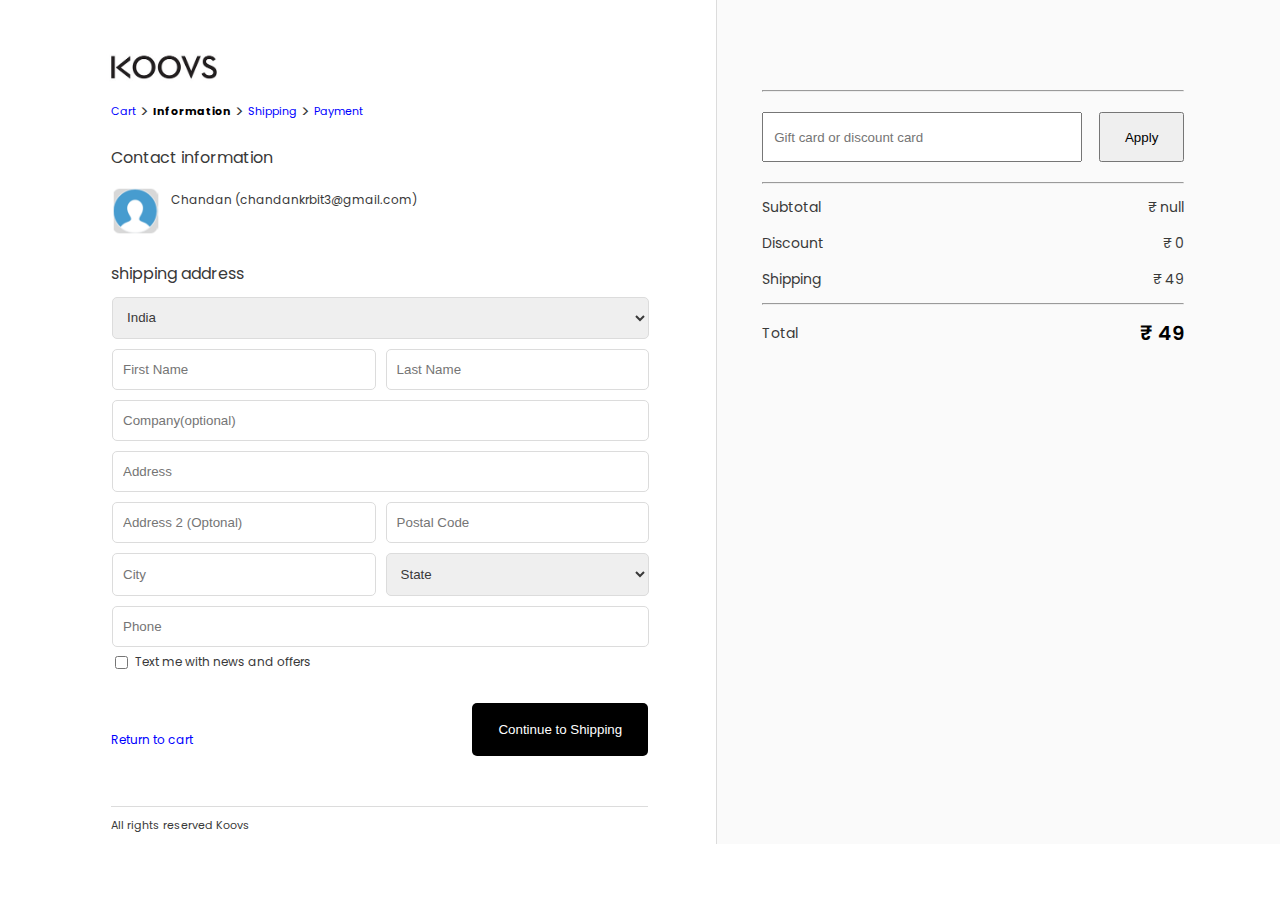
<file: checkout.html>
<!DOCTYPE html>
<html lang="en">
  <head>
    <link rel="preconnect" href="https://fonts.googleapis.com" />
    <link rel="preconnect" href="https://fonts.gstatic.com" crossorigin />
    <link
      href="https://fonts.googleapis.com/css2?family=Poppins&display=swap"
      rel="stylesheet"
    />
    <meta charset="UTF-8" />
    <meta http-equiv="X-UA-Compatible" content="IE=edge" />
    <meta name="viewport" content="width=device-width, initial-scale=1.0" />
    <title>Document</title>
    <link rel="stylesheet" href="./styles/checkout.css" />
  </head>
  <body>
    <div class="container">
      <div class="left">
        <div id="kooImg">
          <img src="./images/koovs logo.jpg" alt="logo" />
        </div>
        <div class="insidel">
          <div id="pages">
            <p>
              <a href="./cart.html">Cart</a> >
              <a href="./checkout.html"
                ><strong style="color: black">Information</strong></a
              >
              > <a href="./shipping.html">Shipping</a> >
              <a href="./payment.html">Payment</a>
            </p>
          </div>
          <p id="cont">Contact information</p>
          <div style="display: flex">
            <img
              src="./images/Screenshot (262).png"
              alt="id"
              style="width: 50px"
            />
            <span style="font-size: 12px; margin-top: 5px; margin-left: 10px"
              >Chandan (chandankrbit3@gmail.com)</span
            >
          </div>

          <div style="margin-top: 25px; margin-bottom: 10px">
            shipping address
          </div>
          <div class="bottomvar">
            <select name="" id="Email" style="grid-area: Email">
              <option value="india">India</option>
            </select>
            <input
              id="Fname"
              placeholder="First Name"
              style="grid-area: Fname"
            />
            <input
              id="Lname"
              placeholder="Last Name"
              style="grid-area: Lname"
            />
            <input
              id="comp"
              placeholder="Company(optional)"
              style="grid-area: comp"
            />
            <input
              id="Address"
              placeholder="Address"
              style="grid-area: Address"
            />
            <input
              id="Add2"
              placeholder="Address 2 (Optonal)"
              style="grid-area: Add2"
            />
            <input
              id="PC"
              placeholder="Postal Code"
              style="grid-area: PC"
              type="number"
            />
            <input id="City" placeholder="City" style="grid-area: City" />

            <select id="Region" style="grid-area: Region">
              <option value="">State</option>
              <option value="">Jharkhand</option>
              <option value="">Bihar</option>
              <option value="">Uttar Pradesh</option>
              <option value="">Chattishgard</option>
              <option value="">Odissa</option>
              <option value="">Hydrabad</option>
              <option value="">Banglore</option>
              <option value="">Goa</option>
              <option value="">Maharastra</option>
              <option value="">Gujrat</option>
              <option value="">Jammu & Kashmir</option>
              <option value="">Laddak</option>
              <option value="">Punjab</option>
              <option value="">Haryana</option>
              <option value="">Madhya prasesh</option>
            </select>
            <input
              id="Phone"
              placeholder="Phone"
              style="grid-area: Phone"
              type="number"
            />
          </div>
          <input type="checkbox" style="position: relative; top: 3px" />
          <span style="font-size: 12px">Text me with news and offers</span>
          <div id="butts">
            <a href="./cart.html"
              ><p style="position: relative; top: 30px">Return to cart</p></a
            >
            <button id="gotoship">Continue to Shipping</button>
          </div>
          <div id="reserve">
            <div>All rights reserved Koovs</div>
          </div>
        </div>
      </div>
      <div class="right">
        <div class="inside">
          <div class="prod"></div>
          <hr />
          <div id="discount">
            <input
              id="coupon-input"
              type="text"
              placeholder="Gift card or discount card"
            />
            <button id="couponBtn">Apply</button>
          </div>
          <p style="font-size: 12px" id="error"></p>
          <hr />
          <div style="display: flex; justify-content: space-between">
            <div>Subtotal</div>
            <div id="sum"></div>
          </div>
          <div style="display: flex; justify-content: space-between">
            <div>Discount</div>
            <div id="dis">₹ 0</div>
          </div>
          <div style="display: flex; justify-content: space-between">
            <div>Shipping</div>
            <div>₹ 49</div>
          </div>
          <hr />
          <div style="display: flex; justify-content: space-between">
            <div style="margin-top: 10px">Total</div>
            <div id="net"></div>
          </div>
        </div>
      </div>
    </div>
  </body>
</html>

<script src="./scripts/checkout.js"></script>
</file>
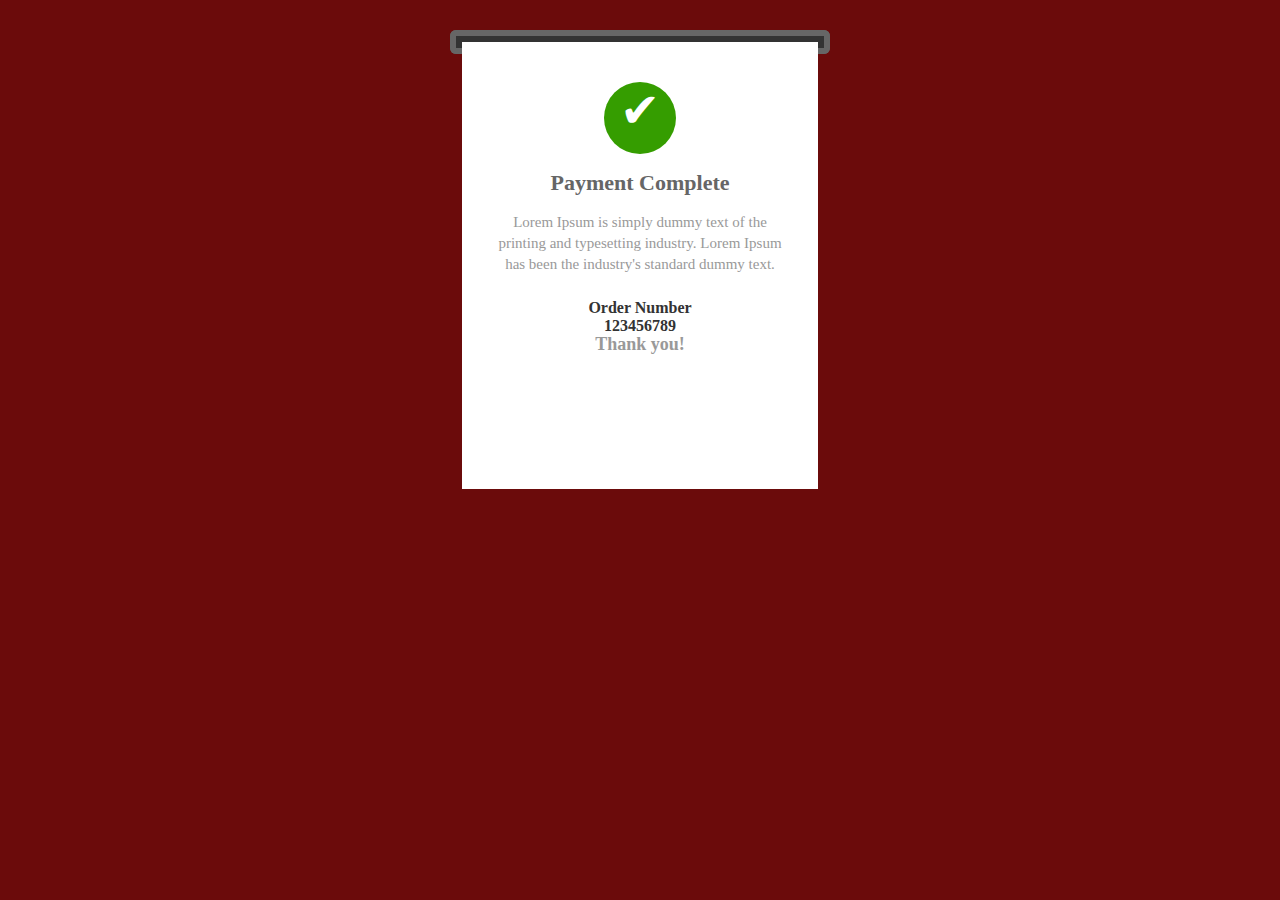
<file: payment.html>
<!DOCTYPE html>
<html lang="en">
  <head>
    <meta charset="UTF-8" />
    <meta http-equiv="X-UA-Compatible" content="IE=edge" />
    <meta name="viewport" content="width=device-width, initial-scale=1.0" />
    <title>Document</title>
    <style>
      body {
        background: rgb(107, 11, 11);
      }

      .container {
        max-width: 380px;
        margin: 30px auto;
        overflow: hidden;
      }

      .printer-top {
        z-index: 1;
        border: 6px solid #666666;
        height: 6px;
        border-bottom: 0;
        border-radius: 6px 6px 0 0;
        background: #333333;
      }

      .printer-bottom {
        z-index: 0;
        border: 6px solid #666666;
        height: 6px;
        border-top: 0;
        border-radius: 0 0 6px 6px;
        background: #333333;
      }

      .paper-container {
        position: relative;
        overflow: hidden;
        height: 467px;
      }

      .paper {
        background: #ffffff;
        height: 447px;
        position: absolute;
        z-index: 2;
        margin: 0 12px;
        margin-top: -12px;
        animation: print 3000ms cubic-bezier(0.68, -0.55, 0.265, 0.9);
        -moz-animation: print 3000ms cubic-bezier(0.68, -0.55, 0.265, 0.9);
      }

      .main-contents {
        margin: 0 12px;
        padding: 24px;
      }

      .jagged-edge {
        position: relative;
        height: 20px;
        width: 100%;
        margin-top: -1px;
      }

      .jagged-edge:after {
        content: "";
        display: block;
        position: absolute;
        bottom: 20px;
        left: 0;
        right: 0;
        height: 20px;
        background: linear-gradient(
            45deg,
            transparent 33.333%,
            #ffffff 33.333%,
            #ffffff 66.667%,
            transparent 66.667%
          ),
          linear-gradient(
            -45deg,
            transparent 33.333%,
            #ffffff 33.333%,
            #ffffff 66.667%,
            transparent 66.667%
          );
        background-size: 16px 40px;
        background-position: 0 -20px;
      }

      .success-icon {
        text-align: center;
        font-size: 48px;
        height: 72px;
        background: #359d00;
        border-radius: 50%;
        width: 72px;
        height: 72px;
        margin: 16px auto;
        color: #fff;
      }

      .success-title {
        font-size: 22px;
        text-align: center;
        color: #666;
        font-weight: bold;
        margin-bottom: 16px;
      }

      .success-description {
        font-size: 15px;
        line-height: 21px;
        color: #999;
        text-align: center;
        margin-bottom: 24px;
      }

      .order-details {
        text-align: center;
        color: #333;
        font-weight: bold;
      }

      .order-footer {
        text-align: center;
        line-height: 18px;
        font-size: 18px;
        margin-bottom: 8px;
        font-weight: bold;
        color: #999;
      }
      @keyframes print {
        0% {
          transform: translateY(-90%);
        }
        100% {
          transform: translateY(0%);
        }
      }
      @-webkit-keyframes print {
        0% {
          -webkit-transform: translateY(-90%);
        }
        100% {
          -webkit-transform: translateY(0%);
        }
      }

      @-moz-keyframes print {
        0% {
          -moz-transform: translateY(-90%);
        }
        100% {
          -moz-transform: translateY(0%);
        }
      }

      @-ms-keyframes print {
        0% {
          -ms-transform: translateY(-90%);
        }
        100% {
          -ms-transform: translateY(0%);
        }
      }
    </style>
  </head>
  <body>
    <div class="container">
      <div class="printer-top"></div>

      <div class="paper-container">
        <div class="printer-bottom"></div>

        <div class="paper">
          <div class="main-contents">
            <div class="success-icon">&#10004;</div>
            <div class="success-title">Payment Complete</div>
            <div class="success-description">
              Lorem Ipsum is simply dummy text of the printing and typesetting
              industry. Lorem Ipsum has been the industry's standard dummy text.
            </div>
            <div class="order-details">
              <div class="order-number-label">Order Number</div>
              <div class="order-number">123456789</div>
            </div>
            <div class="order-footer">Thank you!</div>
          </div>
          <div class="jagged-edge"></div>
        </div>
      </div>
    </div>
  </body>
</html>
<script>
  setTimeout(function () {
    window.location.href = "thankyou.html";
  }, 3500);
</script>
</file>
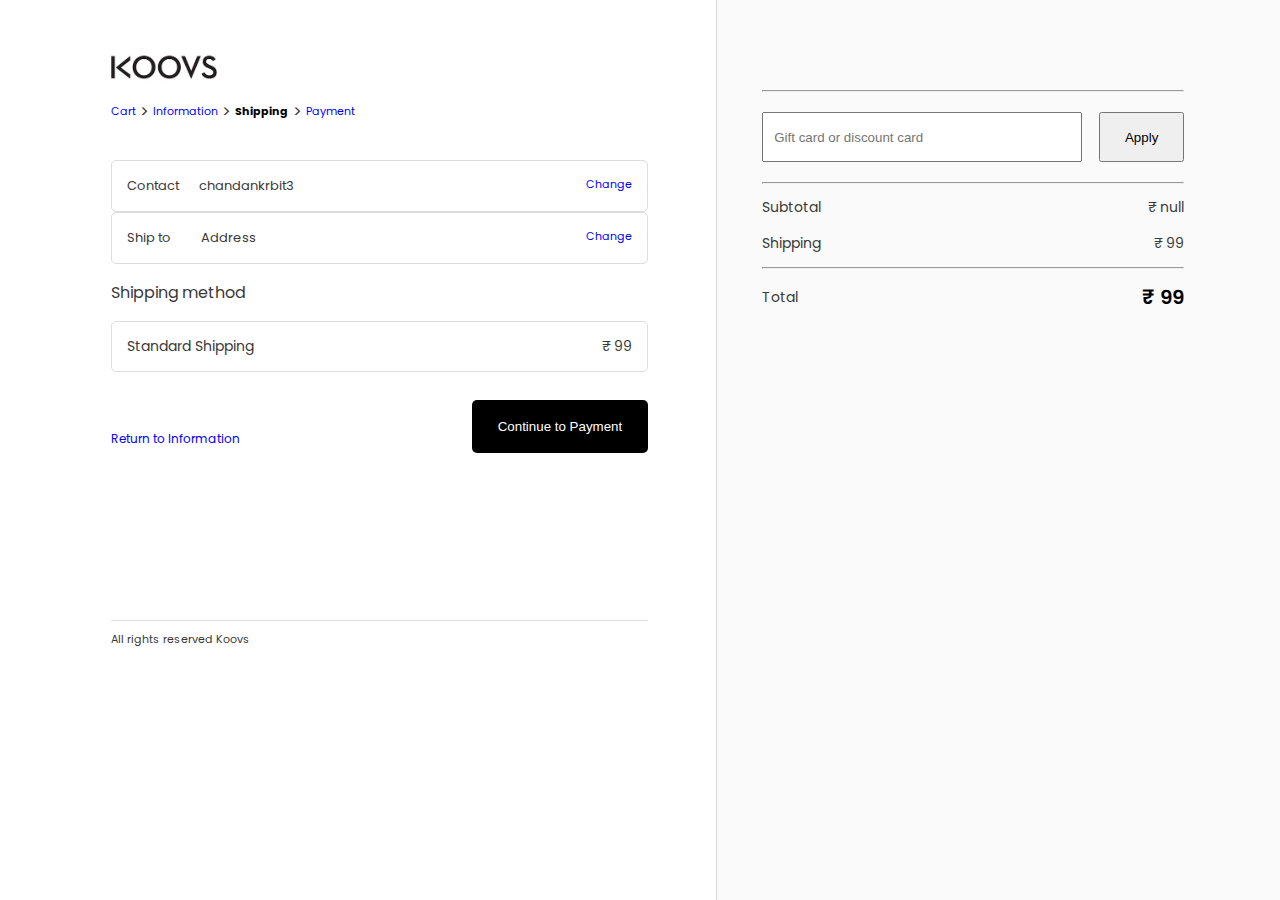
<file: shipping.html>
<!DOCTYPE html>
<html lang="en">
  <head>
    <link rel="preconnect" href="https://fonts.googleapis.com" />
    <link rel="preconnect" href="https://fonts.gstatic.com" crossorigin />
    <link
      href="https://fonts.googleapis.com/css2?family=Poppins&display=swap"
      rel="stylesheet"
    />
    <meta charset="UTF-8" />
    <meta http-equiv="X-UA-Compatible" content="IE=edge" />
    <meta name="viewport" content="width=device-width, initial-scale=1.0" />
    <title>Document</title>
    <link rel="stylesheet" href="./styles/shipping.css" />
  </head>
  <body>
    <div class="container">
      <div class="left">
        <div id="kooImg">
          <img src="./images/koovs logo.jpg" alt="logo" />
        </div>
        <div class="insidel">
          <div id="pages">
            <p>
              <a href="./cart.html">Cart</a> >
              <a href="./checkout.html">Information</a> >
              <a href="./shipping.html"
                ><strong style="color: black">Shipping</strong></a
              >
              > <a href="./payment.html">Payment</a>
            </p>
          </div>
          <div class="bottomvar">
            <div class="div1">
              <span>Contact</span
              ><span id="email" style="flex-grow: 3">chandankrbit3</span
              ><span style="font-size: 11px; color: blue">Change</span>
            </div>
            <div class="div1">
              <span style="width: 54px">Ship to</span
              ><span id="address" style="flex-grow: 3">Address</span
              ><span style="font-size: 11px; color: blue">Change</span>
            </div>
            <p>Shipping method</p>
            <div id="div2">
              <p>Standard Shipping</p>
              <p>₹ 99</p>
            </div>
          </div>

          <div id="butts">
            <a href="./checkout.html"
              ><p style="position: relative; top: 30px">
                Return to Information
              </p></a
            >
            <a href="./payment.html">
              <button id="gotoship">Continue to Payment</button></a
            >
          </div>
          <div id="reserve">
            <div>All rights reserved Koovs</div>
          </div>
        </div>
      </div>
      <div class="right">
        <div class="inside">
          <div class="prod"></div>
          <hr />
          <div id="discount">
            <input type="text" placeholder="Gift card or discount card" />
            <button>Apply</button>
          </div>
          <hr />
          <div style="display: flex; justify-content: space-between">
            <div>Subtotal</div>
            <div id="sum"></div>
          </div>
          <div style="display: flex; justify-content: space-between">
            <div>Shipping</div>
            <div>₹ 99</div>
          </div>
          <hr />
          <div style="display: flex; justify-content: space-between">
            <div style="margin-top: 10px">Total</div>
            <div id="net"></div>
          </div>
        </div>
      </div>
    </div>
  </body>
</html>
<script src="./scripts/shipping.js"></script>
</file>
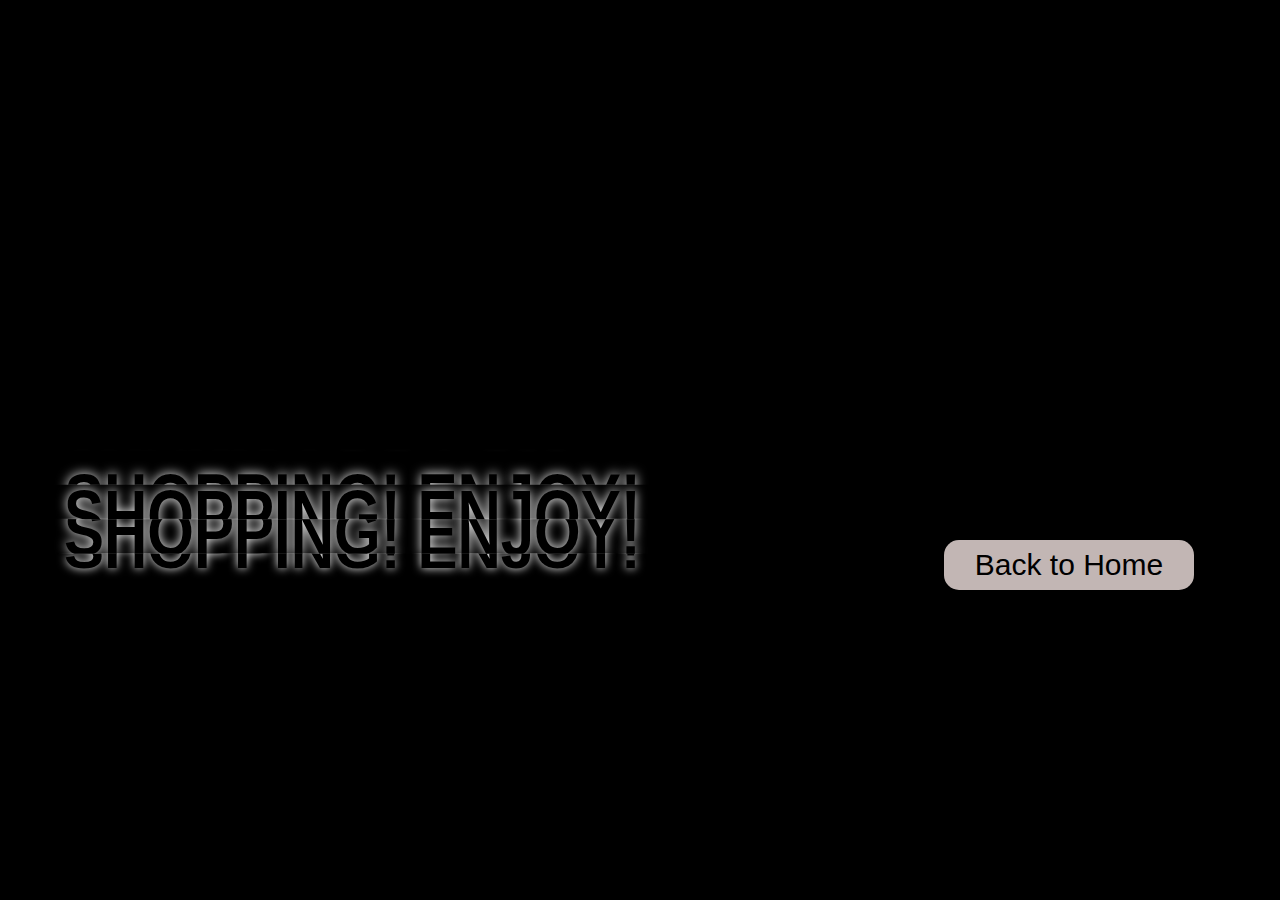
<file: thankyou.html>
<!DOCTYPE html>
<html lang="en">
  <head>
    <meta charset="UTF-8" />
    <meta http-equiv="X-UA-Compatible" content="IE=edge" />
    <meta name="viewport" content="width=device-width, initial-scale=1.0" />
    <link rel="stylesheet" href="./styles/thankyou.css" />
    <title>Thank You</title>
  </head>
  <body>
    <div class="bg-opacity">
      <div class="content">
        <div class="left">
          <h1 class="jt --debug">
            <span class="jt__row">
              <span class="jt__text">Thank You for Shopping! Enjoy!</span>
            </span>
            <span class="jt__row jt__row--sibling" aria-hidden="true">
              <span class="jt__text">Thank You for Shopping! Enjoy!</span>
            </span>
            <span class="jt__row jt__row--sibling" aria-hidden="true">
              <span class="jt__text">Thank You for Shopping! Enjoy!</span>
            </span>
            <span class="jt__row jt__row--sibling" aria-hidden="true">
              <span class="jt__text">Thank You for Shopping! Enjoy!</span>
            </span>
          </h1>
        </div>
        <div class="right">
          <button><a href="./index.html">Back to Home</a></button>
        </div>
      </div>
    </div>
  </body>
</html>
</file>
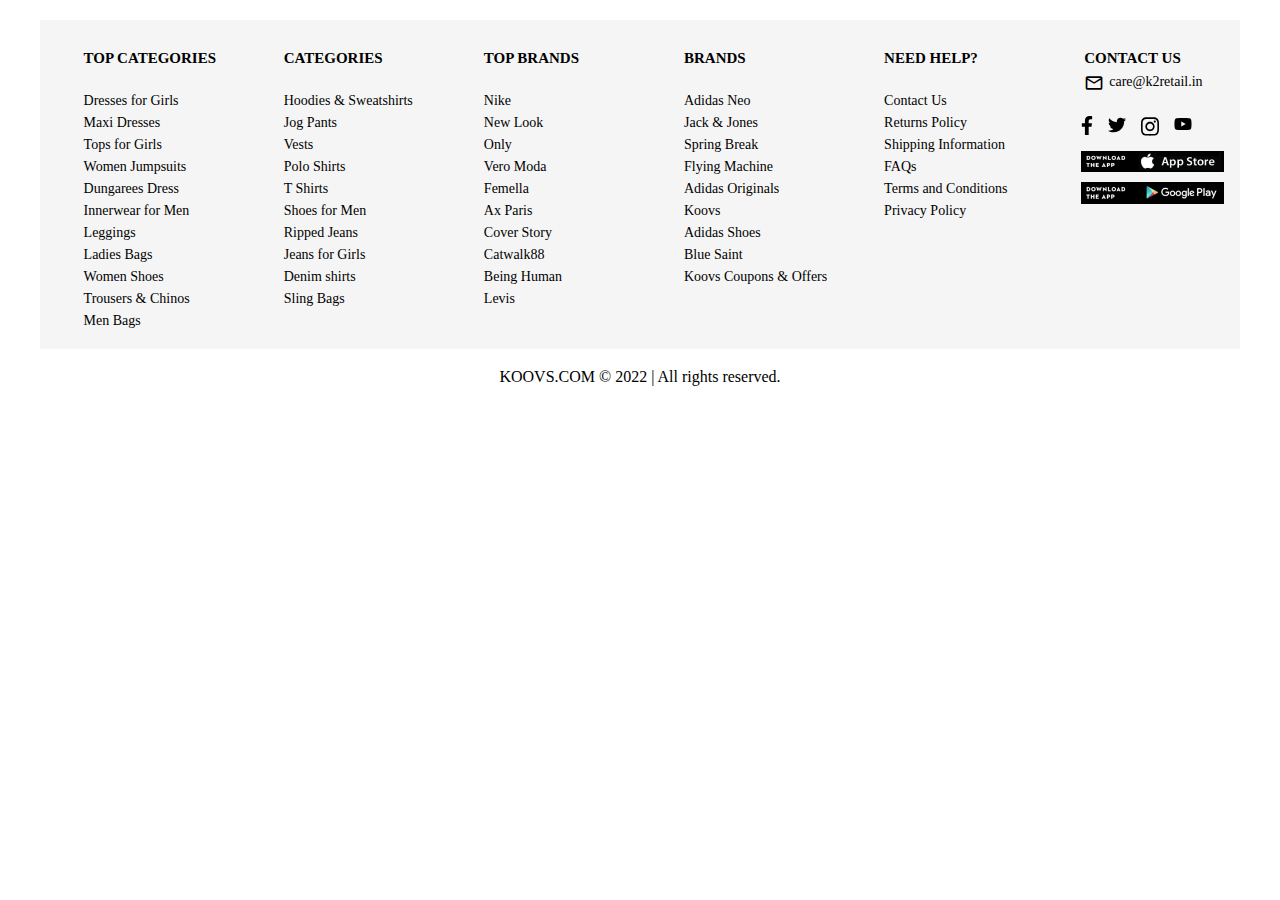
<file: footer/footer.html>
<!DOCTYPE html>
<html lang="en">
  <head>
    <meta charset="UTF-8" />
    <meta http-equiv="X-UA-Compatible" content="IE=edge" />
    <meta name="viewport" content="width=device-width, initial-scale=1.0" />
    <title>Document</title>
    <link rel="stylesheet" href="./footer.css" />
    <link
      href="https://fonts.googleapis.com/icon?family=Material+Icons"
      rel="stylesheet"
    />
  </head>
  <body>
    <!-- ......................footer.................. -->

    <div class="foot">
      <div class="foot-column">
        <ul>
          <li><label class="head">TOP CATEGORIES</label></li>
          <li>Dresses for Girls</li>
          <li>Maxi Dresses</li>
          <li>Tops for Girls</li>
          <li>Women Jumpsuits</li>
          <li>Dungarees Dress</li>
          <li>Innerwear for Men</li>
          <li>Leggings</li>
          <li>Ladies Bags</li>
          <li>Women Shoes</li>
          <li>Trousers & Chinos</li>
          <li>Men Bags</li>
        </ul>
      </div>
      <div class="foot-column">
        <ul>
          <li><label class="head"> CATEGORIES </label></li>
          <li>Hoodies & Sweatshirts</li>
          <li>Jog Pants</li>
          <li>Vests</li>
          <li>Polo Shirts</li>
          <li>T Shirts</li>
          <li>Shoes for Men</li>
          <li>Ripped Jeans</li>
          <li>Jeans for Girls</li>
          <li>Denim shirts</li>
          <li>Sling Bags</li>
        </ul>
      </div>
      <div class="foot-column">
        <ul>
          <li><label class="head">TOP BRANDS</label></li>
          <li>Nike</li>
          <li>New Look</li>
          <li>Only</li>
          <li>Vero Moda</li>
          <li>Femella</li>
          <li>Ax Paris</li>
          <li>Cover Story</li>
          <li>Catwalk88</li>
          <li>Being Human</li>
          <li>Levis</li>
        </ul>
      </div>
      <div class="foot-column">
        <ul>
          <li><label class="head">BRANDS</label></li>
          <li>Adidas Neo</li>
          <li>Jack & Jones</li>
          <li>Spring Break</li>
          <li>Flying Machine</li>
          <li>Adidas Originals</li>
          <li>Koovs</li>
          <li>Adidas Shoes</li>
          <li>Blue Saint</li>
          <li>Koovs Coupons & Offers</li>
        </ul>
      </div>
      <div class="foot-column">
        <ul>
          <li><label class="head">NEED HELP?</label></li>
          <li>Contact Us</li>
          <li>Returns Policy</li>
          <li>Shipping Information</li>
          <li>FAQs</li>
          <li>Terms and Conditions</li>
          <li>Privacy Policy</li>
        </ul>
      </div>

      <div class="foot-column" id="head">
        <ul>
          <li><label class="head">CONTACT US</label></li>
          <li class="mail">care@k2retail.in</li>

          <div
            class="social-icons"
            style="display: flex; gap: 15px; margin-top: 20px"
          >
            <a href="https://www.facebook.com/koovs" target="_blank"
              ><img
                src="./images/facebook-f-brands.svg"
                alt="facebook"
                style="width: 12px"
            /></a>
            <a href="https://twitter.com/mykoovs" target="_blank"
              ><img
                src="./images/twitter.svg"
                alt="facebook"
                style="width: 18px"
            /></a>
            <a href="https://www.instagram.com/koovsfashion/" target="_blank"
              ><img src="./images/insta.svg" alt="facebook" style="width: 18px"
            /></a>
            <a href="https://www.youtube.com/user/Koovsdotcom" target="_blank"
              ><img
                src="./images/youtube-brands.svg"
                alt="facebook"
                style="width: 18px"
            /></a>
          </div>

          <div class="app-store">
            <a
              href="https://apps.apple.com/in/app/koovs-online-shopping-app/id913080723"
              target="_blank"
              ><img src="./images/app-store-3x.png" alt="apple store"
            /></a>
            <a
              href="https://play.google.com/store/apps/details?id=com.koovs.fashion"
              target="_blank"
              ><img src="./images/google-play-3x.png" alt="play store"
            /></a>
          </div>
        </ul>
      </div>
    </div>
    <div class="base-footer">
      <span>KOOVS.COM © 2022 | All rights reserved.</span>
    </div>
  </body>
</html>
</file>
<file: styles/checkout.css>
body {
  margin: 0px;
  font-family: "Poppins", sans-serif;
  color: #393939;
}
.container {
  display: flex;
  width: 100%;
}

.left {
  flex: 5.6;
}
.right {
  flex: 4.4;
  background-color: #fafafa;
  border-left: 1px solid gainsboro;
}
.prod img {
  height: 64px;
}
.imgdiv {
  border: 1px solid gainsboro;
  width: 64px;
  text-align: center;
  border-radius: 10px;
}
.maindiv {
  display: flex;
}

.namedetaildiv {
  margin-left: 10px;
  width: 65%;
}
.namedetaildiv p {
  margin: 0px;
}
.namedetaildiv h4 {
  margin: 0px;
}
.inside {
  margin-left: 8%;
  margin-top: 10vh;
  width: 75%;
}
.inside div {
  margin-top: 5px;
  margin-bottom: 5px;
  font-size: 14px;
}

#discount input {
  width: 70%;
  height: 4vh;
  padding: 5px 10px;
}

#discount button {
  padding: 10px 24px;
}
#discount {
  display: flex;
  justify-content: space-between;
  margin: 20px 0px;
}
#net {
  font-size: 20px;
  color: black;
  font-weight: 600;
}
#kooImg img {
  width: 170px;

  margin-left: 11%;
}
.insidel {
  width: 75%;
  margin-left: 15.5%;
}

a {
  text-decoration: none;
  font-size: 11px;
  position: relative;
  bottom: 2px;
  color: blue;
}
#pages {
  position: relative;
  bottom: 20px;
}
#cont {
  margin-top: -15px;
}
.bottomvar {
  width: 100%;
  height: 350px;

  border: 1px solid transparent;
  display: grid;
  grid-template-columns: repeat(2, 1fr);
  grid-gap: 10px;
  grid-template-areas:
    "Email Email"
    "Fname Lname"
    "comp comp"
    "Address Address"
    "Add2 PC"
    "City Region"
    "Phone Phone";
}
.bottomvar > select {
  padding: 10px;
  border-radius: 5px;
  border: 1px solid gainsboro;
  color: #393939;
}
.bottomvar > input {
  padding: 10px;
  border-radius: 5px;
  border: 1px solid gainsboro;
}
#butts {
  padding: 30px 0px;
  display: flex;
  justify-content: space-between;
}
#butts p {
  display: inline;
  font-size: 12px;
  color: blue;
}
#butts button {
  padding: 18px 25px;
  background-color: black;
  color: white;
  border: 1px solid transparent;
  border-radius: 5px;
}
#reserve {
  margin-top: 20px;
  padding: 10px 0px;
  font-size: 11px;
  border-top: 1px solid gainsboro;
}
#gotoship:hover {
  background-color: gray;
}
@media only screen and (max-width: 480px) {
  .container {
    display: flex;
    flex-direction: column;
  }
  .left {
    width: 100%;
  }
  .right {
    width: 100%;
  }
  #reserve {
    display: none;
  }
  #kooImg img {
    width: 170px;

    margin-left: 3%;
  }
  .insidel {
    width: 75%;
    margin-left: 9%;
  }
}
</file>
<file: styles/shipping.css>
body {
  margin: 0px;
  font-family: "Poppins", sans-serif;
  color: #393939;
}
.container {
  display: flex;
  width: 100%;
}

.left {
  flex: 5.6;
}
.right {
  flex: 4.4;
  height: 100vh;
  background-color: #fafafa;
  border-left: 1px solid gainsboro;
}
.prod img {
  height: 64px;
}
.imgdiv {
  border: 1px solid gainsboro;
  width: 64px;
  text-align: center;
  border-radius: 10px;
}
.maindiv {
  display: flex;
}
.namedetaildiv {
  margin-left: 10px;
  width: 65%;
}
.inside {
  margin-left: 8%;
  margin-top: 10vh;
  width: 75%;
}
.inside div {
  margin-top: 5px;
  margin-bottom: 5px;
  font-size: 14px;
}

#discount input {
  width: 70%;
  height: 4vh;
  padding: 5px 10px;
}

#discount button {
  padding: 10px 24px;
}
#discount {
  display: flex;
  justify-content: space-between;
  margin: 20px 0px;
}
#net {
  font-size: 20px;
  color: black;
  font-weight: 600;
}
#kooImg img {
  width: 170px;

  margin-left: 11%;
}
.insidel {
  width: 75%;
  margin-left: 15.5%;
}

a {
  text-decoration: none;
  font-size: 11px;
  position: relative;
  bottom: 2px;
  color: blue;
}
#pages {
  position: relative;
  bottom: 20px;
}
#cont {
  margin-top: -15px;
}

#butts {
  padding: 30px 0px;
  display: flex;
  justify-content: space-between;
}
#butts p {
  display: inline;
  font-size: 12px;
  color: blue;
}
#butts button {
  padding: 18px 25px;
  background-color: black;
  color: white;
  border: 1px solid transparent;
  border-radius: 5px;
}
#reserve {
  margin-top: 15vh;
  padding: 10px 0px;
  font-size: 11px;
  border-top: 1px solid gainsboro;
}
.div1 {
  width: 94%;
  display: flex;
  flex-grow: 1;
  gap: 20px;
  border: 1px solid gainsboro;
  font-size: 13px;
  padding: 15px;
  border-radius: 5px;
}

#div2 {
  width: 94%;
  height: auto;
  border: 1px solid gainsboro;
  font-size: 14px;
  padding: 0px 15px;

  border-radius: 5px;
  display: flex;
  justify-content: space-between;
}
#gotoship:hover {
  background-color: gray;
}
.namedetaildiv p {
  margin: 0px;
}
.namedetaildiv h4 {
  margin: 0px;
}
@media only screen and (max-width: 480px) {
  .container {
    display: flex;
    flex-direction: column;
  }
  .left {
    width: 100%;
  }
  .right {
    width: 100%;
  }
  #reserve {
    display: none;
  }
  #kooImg img {
    width: 170px;

    margin-left: 3%;
  }
  .insidel {
    width: 75%;
    margin-left: 9%;
  }
}
</file>
<file: styles/thankyou.css>
body {
  margin: 0;
  padding: 0;
  box-sizing: border-box;
  overflow: hidden;
}

/* img{
    height: 100vh;
    width: 100vw;
    opacity: 0.5;
} */

body {
  margin: 0;
}

.bg-opacity {
  position: relative;
  background-color: #000;
  width: 100vw;
  height: 100vh;
}

.bg-opacity::before {
  content: " ";
  display: block;
  position: absolute;
  left: 0;
  top: 0;
  width: 100vw;
  height: 100vh;
  z-index: 0;
  opacity: 0.4;
  background: url("https://play-lh.googleusercontent.com/rN_tb3eH3yGqEtQMZCXWIkeKeMHJL88AjfY_tDiQWFUIsZWHQiEMP3qs6TyAvakpSSM=w720-h310")
    no-repeat center center;
  background-size: cover;
}

.content {
  display: flex;
  position: relative;
  width: 100%;
  height: 700px;
  /* border: 1px solid red; */
}

.left {
  height: 200px;
  width: 50%;
  /* border: 1px solid blue; */
  margin-top: 32%;
  margin-left: 5%;
}

/* h1{
    color: white;
    font-size: 50px
} */
@import url("https://fonts.googleapis.com/css2?family=Staatliches&display=swap");

.jt {
  position: relative;
  font-size: 60px;
  font-family: "Staatliches", sans-serif;
  text-transform: uppercase;
  font-display: swap;
  text-shadow: 0 0 10px white;
}

.jt__row {
  display: block;
}

.jt__row:nth-child(1) {
  clip-path: polygon(-10% 75%, 110% 75%, 110% 110%, -10% 110%);
}

.jt__row:nth-child(2) {
  clip-path: polygon(-10% 50%, 110% 50%, 110% 75.3%, -10% 75.3%);
}

.jt__row:nth-child(3) {
  clip-path: polygon(-10% 25%, 110% 25%, 110% 50.3%, -10% 50.3%);
}

.jt__row:nth-child(4) {
  clip-path: polygon(-10% 0%, 110% 0%, 110% 25.3%, -10% 25.3%);
}

.jt__row.jt__row--sibling {
  position: absolute;
  top: 0;
  left: 0;
  user-select: none;
  /* width: 800px; */
}

.jt__text {
  display: block;
  transform-origin: bottom left;
  animation: moveIn 2s 0s cubic-bezier(0.36, 0, 0.06, 1) alternate infinite;
}

.jt__row:nth-child(1) .jt__text {
  transform: translateY(-0.1em);
}

.jt__row:nth-child(2) .jt__text {
  transform: translateY(-0.3em) scaleY(1.1);
}

.jt__row:nth-child(3) .jt__text {
  transform: translateY(-0.5em) scaleY(1.2);
}

.jt__row:nth-child(4) .jt__text {
  transform: translateY(-0.7em) scaleY(1.3);
}

.jt__row:nth-child(5) .jt__text {
  transform: translateY(-0.9em) scaleY(1.4);
}

.jt__row:nth-child(6) .jt__text {
  transform: translateY(-1.1em) scaleY(1.5);
}

@keyframes moveIn {
  50%,
  100% {
    transform: translateY(0em);
  }

  0% {
    opacity: 0;
    filter: blur(10px);
  }

  100% {
    opacity: 1;
    filter: blur(0px);
  }
}

.debug .jt__row:nth-child(even) {
  color: black;
  background: white;
}

.debug .jt__row:nth-child(odd) {
  color: white;
  background: black;
}
button {
  height: 50px;
  width: 250px;
  background-color: rgba(230, 216, 214, 0.842);
  color: black;
  font-size: 30px;
  border: none;
  border-radius: 15px 15px 15px 15px;
  margin-top: 18em;
  margin-left: 8em;
  cursor: pointer;
}
button:hover {
  background-color: tomato;
}
a {
  text-decoration: none;
  color: black;
}
a:hover {
  color: white;
}
</file>
<file: footer/footer.css>
.foot {
  display: flex;
  width: 95%;
  margin: auto;
  background-color: whitesmoke;
  margin-top: 20px;
}
.foot-column {
  margin-top: 10px;
  flex-basis: 250px;
  padding: 1px;
}
.head {
  font-size: 15px;
  font-weight: 700;
}
.foot ul {
  list-style-type: none;
  text-align: start;
}
.foot ul > li:first-child {
  margin-bottom: 20px;
}
.foot ul > li {
  padding: 3px;
  font-size: 14px;
}
.foot-column li:hover,
.base-footer > span {
  cursor: pointer;
}
.mail::before {
  font-family: "Material Icons";
  content: "\e0e1";
  display: inline-block;
  padding-right: 5px;
  vertical-align: middle;
  font-size: 20px;
}
.app-store img {
  display: block;
  width: 90%;
  margin-top: 10px;
}
.base-footer {
  text-align: center;
  padding: 1.5%;
}
#head ul > li {
  margin-bottom: 0px;
}
</file>
